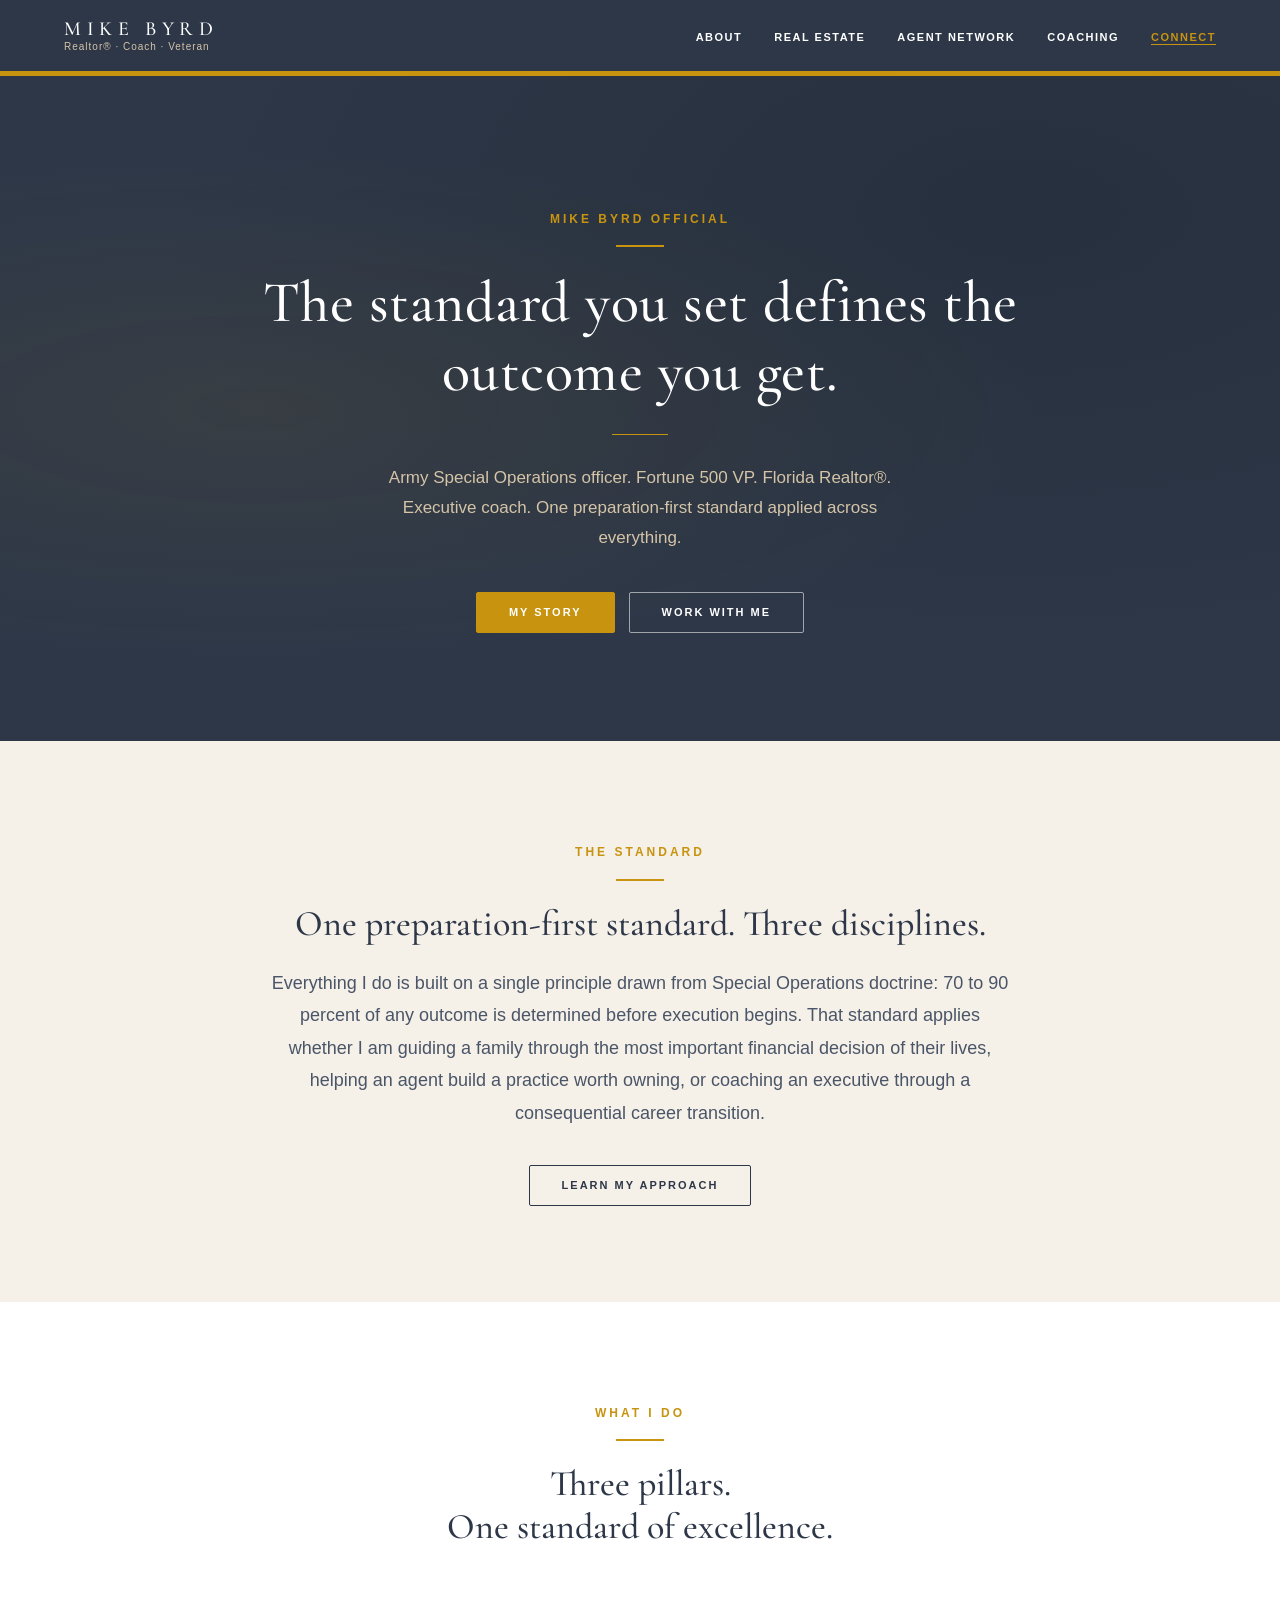
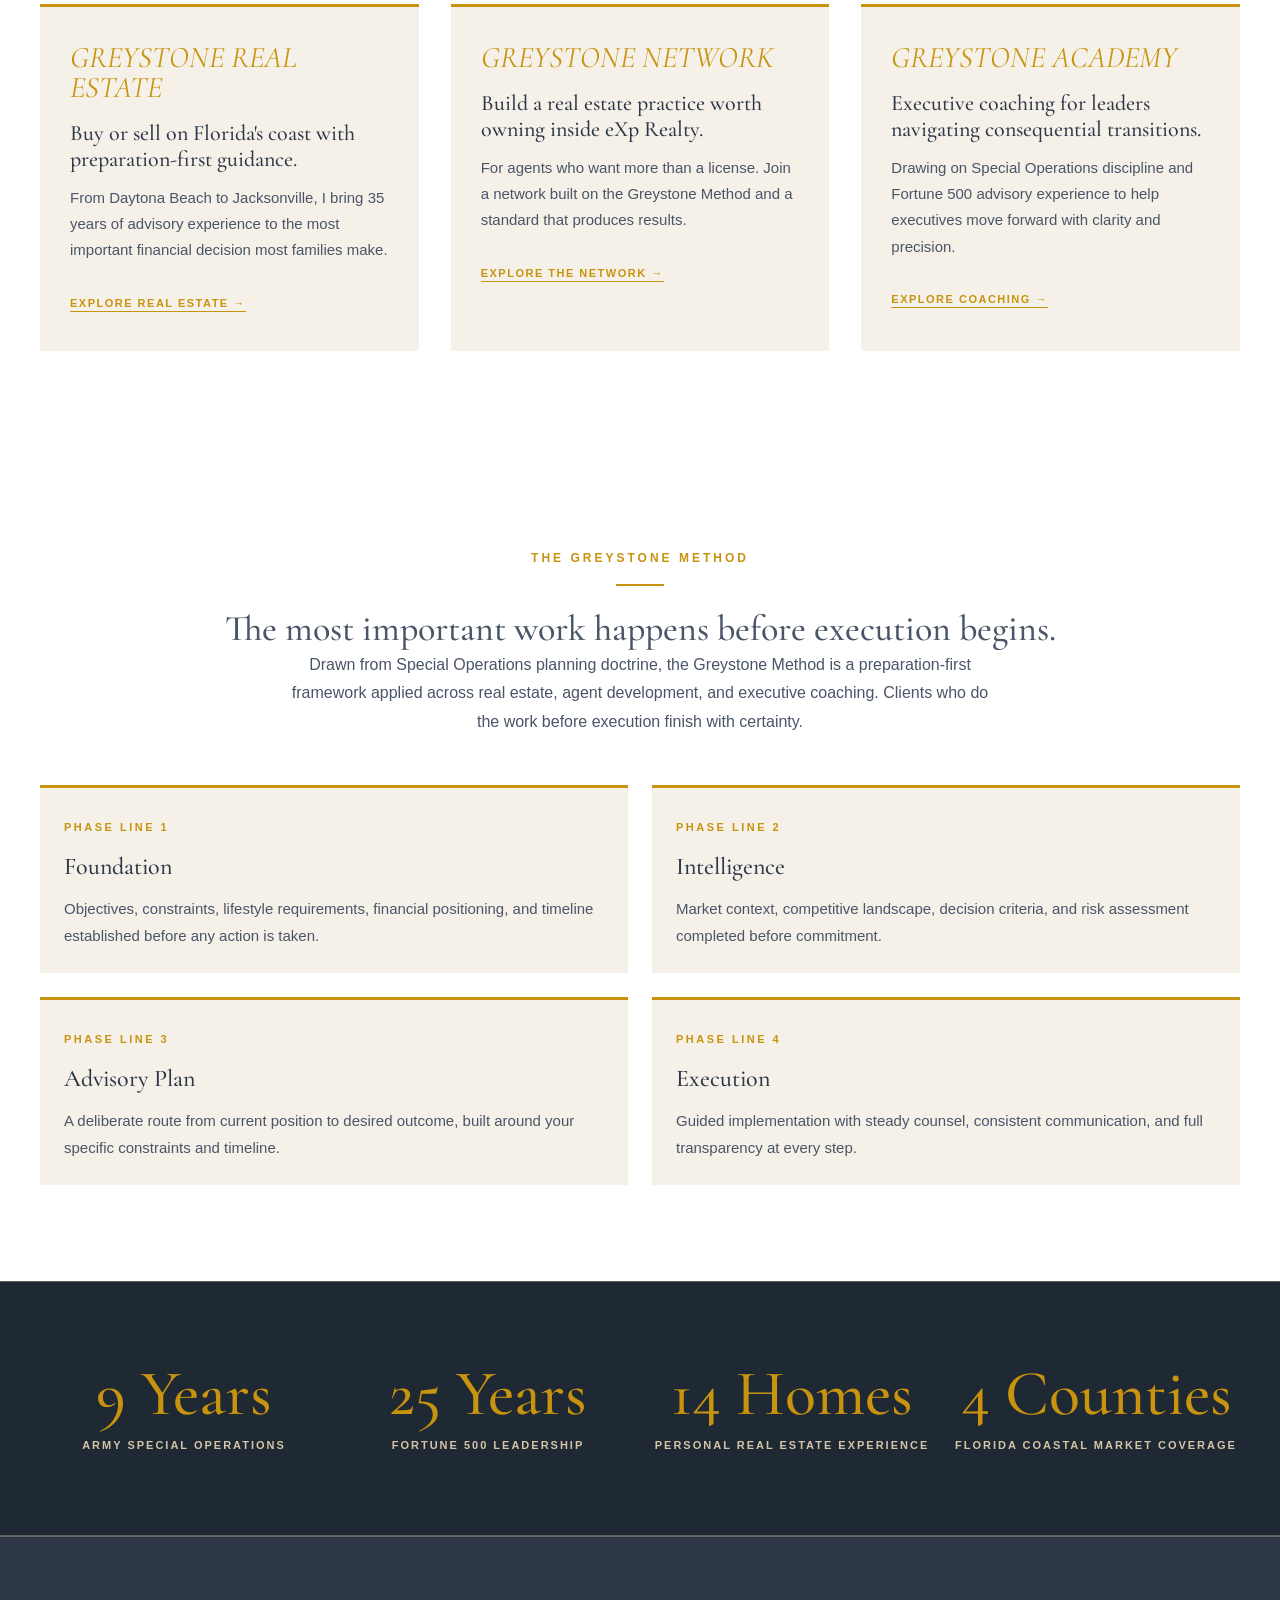
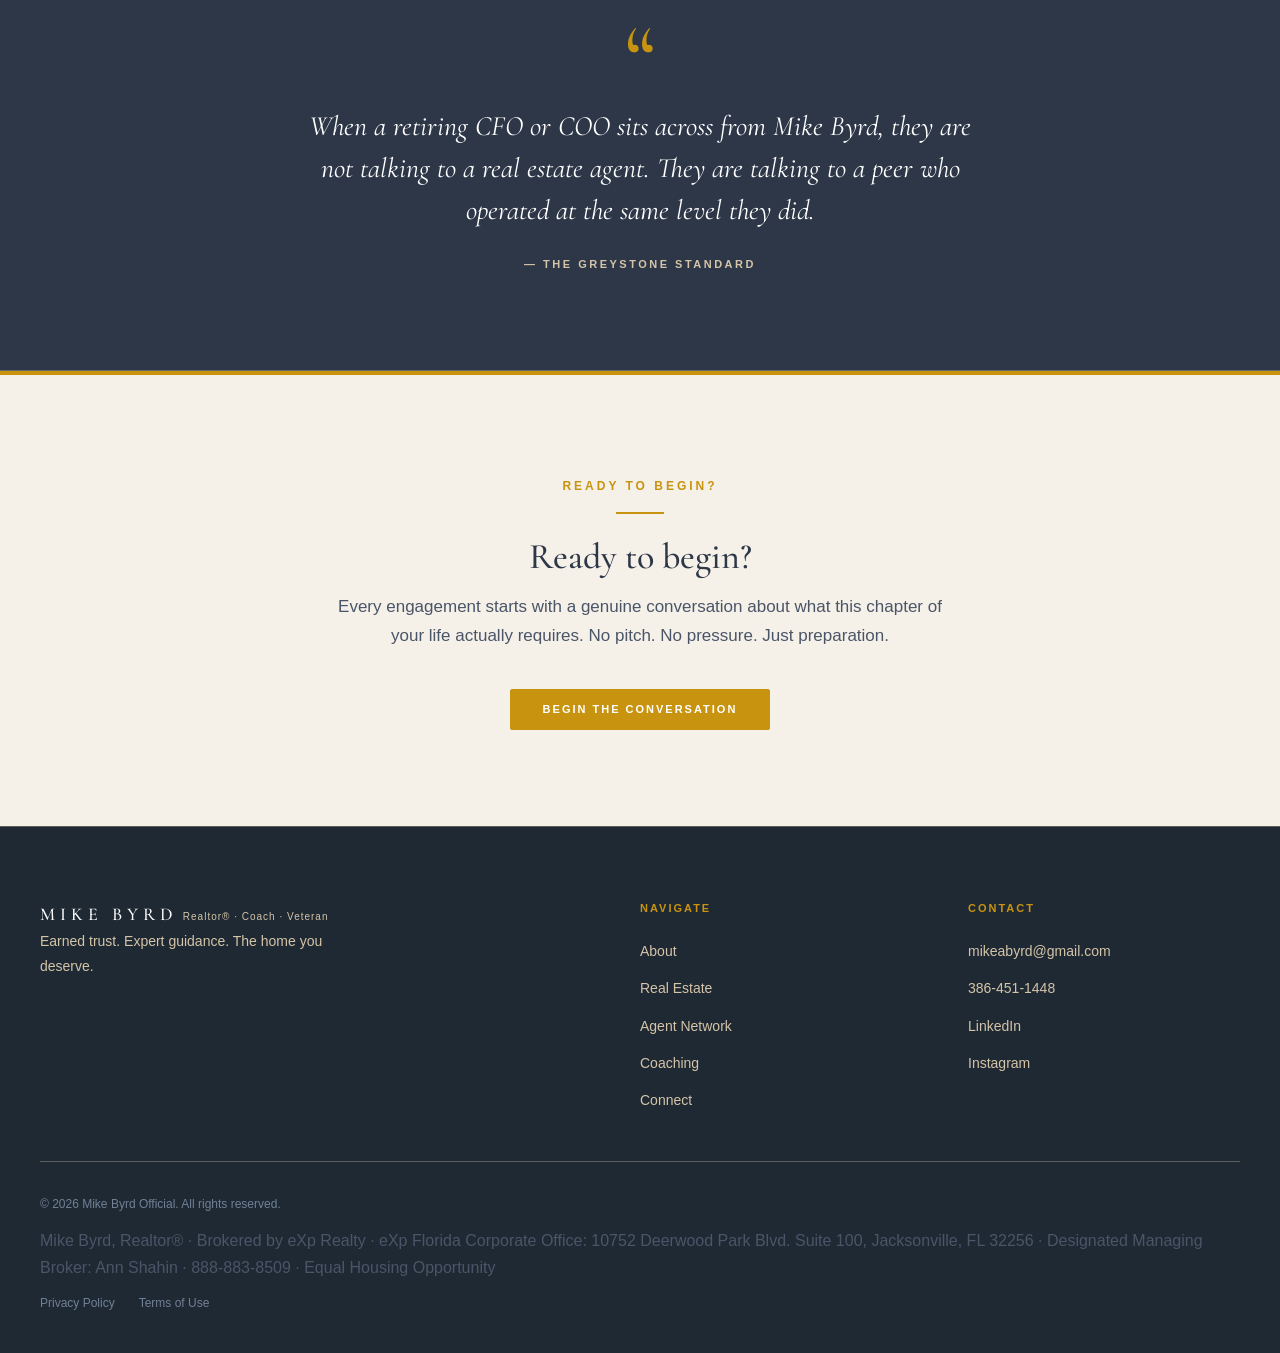
<file: index.html>
<!DOCTYPE html>
<html lang="en">
<head>
  <meta charset="UTF-8">
  <meta name="viewport" content="width=device-width, initial-scale=1.0">
  <meta name="description" content="Mike Byrd — Veteran, Realtor, and Coach helping driven individuals build lasting wealth, develop discipline, and lead with purpose.">
  <meta property="og:title" content="Mike Byrd | Realtor · Coach · Veteran">
  <meta property="og:description" content="The standard you set defines the life you live. Real estate, coaching, and agent network services by Mike Byrd.">
  <meta property="og:type" content="website">
  <title>Mike Byrd | Realtor · Coach · Veteran</title>
  <link rel="preconnect" href="https://fonts.googleapis.com">
  <link rel="preconnect" href="https://fonts.gstatic.com" crossorigin>
  <link href="https://fonts.googleapis.com/css2?family=Cormorant+Garamond:ital,wght@0,400;0,500;0,600;1,400;1,500&display=swap" rel="stylesheet">
  <link rel="stylesheet" href="styles.css">
</head>
<body>

  <!-- ===== Navigation ===== -->
  <nav class="nav" role="navigation" aria-label="Main navigation">
    <div class="nav__inner">
      <a href="index.html" class="nav__brand" aria-label="Mike Byrd — Home">
        <span class="nav__wordmark">MIKE BYRD</span>
        <span class="nav__tag">Realtor® &middot; Coach &middot; Veteran</span>
      </a>

      <button
        class="nav__burger"
        id="nav-burger"
        aria-controls="nav-links"
        aria-expanded="false"
        aria-label="Toggle navigation menu"
      >
        <span></span>
        <span></span>
        <span></span>
      </button>

      <ul class="nav__links" id="nav-links" role="list">
        <li><a href="about.html">About</a></li>
        <li><a href="#">Real Estate</a></li>
        <li><a href="#">Agent Network</a></li>
        <li><a href="#">Coaching</a></li>
        <li><a href="#connect" class="nav-cta">Connect</a></li>
      </ul>
    </div>
  </nav>

  <!-- ===== Hero ===== -->
  <section class="hero" aria-label="Hero">
    <div class="hero__inner">
      <span class="label">Mike Byrd Official</span>
      <hr class="gold-rule gold-rule--center">
      <h1>The standard you set defines the outcome you get.</h1>
      <div class="hero__rule" role="presentation"></div>
      <p class="hero__sub">
        Army Special Operations officer. Fortune 500 VP. Florida Realtor®. Executive coach. One preparation-first standard applied across everything.
      </p>
      <div class="hero__cta">
        <a href="about.html" class="btn btn--gold">My Story</a>
        <a href="#connect" class="btn btn--ghost-light">Work With Me</a>
      </div>
    </div>
  </section>

  <!-- ===== Mission / Intro ===== -->
  <section class="intro" aria-label="Mission">
    <div class="intro__inner">
      <span class="label">THE STANDARD</span>
      <hr class="gold-rule gold-rule--center">
      <h2>One preparation-first standard. Three disciplines.</h2>
      <p class="intro__body">
        Everything I do is built on a single principle drawn from Special Operations doctrine: 70 to 90 percent of any outcome is determined before execution begins. That standard applies whether I am guiding a family through the most important financial decision of their lives, helping an agent build a practice worth owning, or coaching an executive through a consequential career transition.
      </p>
      <a href="about.html" class="btn btn--ghost-dark">Learn My Approach</a>
    </div>
  </section>

  <!-- ===== Three Pillars ===== -->
  <section class="pillars" aria-label="Services">
    <div class="inner">
      <div class="pillars__header">
        <span class="label">What I Do</span>
        <hr class="gold-rule gold-rule--center">
        <h2>Three pillars.<br>One standard of excellence.</h2>
      </div>

      <div class="pillars__grid">
        <!-- Pillar I -->
        <article class="pillar">
          <div class="pillar__num">GREYSTONE REAL ESTATE</div>
          <h3>Buy or sell on Florida's coast with preparation-first guidance.</h3>
          <p>
            From Daytona Beach to Jacksonville, I bring 35 years of advisory experience to the most important financial decision most families make.
          </p>
          <a href="#" class="pillar__link">Explore Real Estate &rarr;</a>
        </article>

        <!-- Pillar II -->
        <article class="pillar">
          <div class="pillar__num">GREYSTONE NETWORK</div>
          <h3>Build a real estate practice worth owning inside eXp Realty.</h3>
          <p>
            For agents who want more than a license. Join a network built on the Greystone Method and a standard that produces results.
          </p>
          <a href="#" class="pillar__link">Explore the Network &rarr;</a>
        </article>

        <!-- Pillar III -->
        <article class="pillar">
          <div class="pillar__num">GREYSTONE ACADEMY</div>
          <h3>Executive coaching for leaders navigating consequential transitions.</h3>
          <p>
            Drawing on Special Operations discipline and Fortune 500 advisory experience to help executives move forward with clarity and precision.
          </p>
          <a href="#" class="pillar__link">Explore Coaching &rarr;</a>
        </article>
      </div>
    </div>
  </section>

  <!-- ===== Greystone Method ===== -->
  <section class="greystone" aria-label="The Greystone Method">
    <div class="inner">
      <div class="greystone__header">
        <span class="label">THE GREYSTONE METHOD</span>
        <hr class="gold-rule gold-rule--center">
        <h2>The most important work happens before execution begins.</h2>
        <p class="greystone__body">
          Drawn from Special Operations planning doctrine, the Greystone Method is a preparation-first framework applied across real estate, agent development, and executive coaching. Clients who do the work before execution finish with certainty.
        </p>
      </div>

      <div class="greystone__grid">
        <article class="greystone__card">
          <span class="greystone__phase">PHASE LINE 1</span>
          <h3>Foundation</h3>
          <p>Objectives, constraints, lifestyle requirements, financial positioning, and timeline established before any action is taken.</p>
        </article>

        <article class="greystone__card">
          <span class="greystone__phase">PHASE LINE 2</span>
          <h3>Intelligence</h3>
          <p>Market context, competitive landscape, decision criteria, and risk assessment completed before commitment.</p>
        </article>

        <article class="greystone__card">
          <span class="greystone__phase">PHASE LINE 3</span>
          <h3>Advisory Plan</h3>
          <p>A deliberate route from current position to desired outcome, built around your specific constraints and timeline.</p>
        </article>

        <article class="greystone__card">
          <span class="greystone__phase">PHASE LINE 4</span>
          <h3>Execution</h3>
          <p>Guided implementation with steady counsel, consistent communication, and full transparency at every step.</p>
        </article>
      </div>
    </div>
  </section>

  <!-- ===== By the Numbers ===== -->
  <section class="stats" aria-label="By the numbers">
    <div class="inner">
      <div class="stats__grid">
        <div class="stat">
          <div class="stat__num">9 Years</div>
          <div class="stat__lbl">Army Special Operations</div>
        </div>
        <div class="stat">
          <div class="stat__num">25 Years</div>
          <div class="stat__lbl">Fortune 500 Leadership</div>
        </div>
        <div class="stat">
          <div class="stat__num">14 Homes</div>
          <div class="stat__lbl">Personal real estate experience</div>
        </div>
        <div class="stat">
          <div class="stat__num">4 Counties</div>
          <div class="stat__lbl">Florida coastal market coverage</div>
        </div>
      </div>
    </div>
  </section>

  <!-- ===== Pull Quote ===== -->
  <section class="pullquote" aria-label="Quote">
    <div class="pullquote__inner">
      <span class="pullquote__mark" aria-hidden="true">&ldquo;</span>
      <blockquote>
        <p class="pullquote__text">
          When a retiring CFO or COO sits across from Mike Byrd, they are not talking to a real estate agent. They are talking to a peer who operated at the same level they did.
        </p>
        <footer class="pullquote__attr">&mdash; The Greystone Standard</footer>
      </blockquote>
    </div>
  </section>

  <!-- ===== CTA Band ===== -->
  <section class="cta-band" id="connect" aria-label="Call to action">
    <div class="cta-band__inner">
      <span class="label">Ready to Begin?</span>
      <hr class="gold-rule gold-rule--center">
      <h2>Ready to begin?</h2>
      <p>
        Every engagement starts with a genuine conversation about what this chapter of your life actually requires. No pitch. No pressure. Just preparation.
      </p>
      <a href="mailto:mikeabyrd@gmail.com" class="btn btn--gold">Begin the Conversation</a>
    </div>
  </section>

  <!-- ===== Footer ===== -->
  <footer class="footer" role="contentinfo">
    <div class="inner">
      <div class="footer__grid">
        <!-- Brand -->
        <div class="footer__brand">
          <span class="nav__wordmark">MIKE BYRD</span>
          <span class="nav__tag">Realtor® &middot; Coach &middot; Veteran</span>
          <p class="footer__desc">
            Earned trust. Expert guidance. The home you deserve.
          </p>
        </div>

        <!-- Navigate -->
        <div>
          <p class="footer__col-head">Navigate</p>
          <ul class="footer__links">
            <li><a href="about.html">About</a></li>
            <li><a href="#">Real Estate</a></li>
            <li><a href="#">Agent Network</a></li>
            <li><a href="#">Coaching</a></li>
            <li><a href="#connect">Connect</a></li>
          </ul>
        </div>

        <!-- Contact -->
        <div>
          <p class="footer__col-head">Contact</p>
          <ul class="footer__links">
            <li><a href="mailto:mikeabyrd@gmail.com">mikeabyrd@gmail.com</a></li>
            <li><a href="tel:3864511448">386-451-1448</a></li>
            <li><a href="#" aria-label="LinkedIn">LinkedIn</a></li>
            <li><a href="#" aria-label="Instagram">Instagram</a></li>
          </ul>
        </div>
      </div>

      <div class="footer__bottom">
        <p class="footer__copy">&copy; 2026 Mike Byrd Official. All rights reserved.</p>
        <p class="footer__compliance">Mike Byrd, Realtor® · Brokered by eXp Realty · eXp Florida Corporate Office: 10752 Deerwood Park Blvd. Suite 100, Jacksonville, FL 32256 · Designated Managing Broker: Ann Shahin · 888-883-8509 · Equal Housing Opportunity</p>
        <nav class="footer__legal" aria-label="Legal links">
          <a href="#">Privacy Policy</a>
          <a href="#">Terms of Use</a>
        </nav>
      </div>
    </div>
  </footer>

  <!-- ===== Nav JS ===== -->
  <script>
    (function () {
      var burger = document.getElementById('nav-burger');
      var links  = document.getElementById('nav-links');

      burger.addEventListener('click', function () {
        var open = links.classList.toggle('is-open');
        burger.setAttribute('aria-expanded', String(open));
      });

      links.querySelectorAll('a').forEach(function (a) {
        a.addEventListener('click', function () {
          links.classList.remove('is-open');
          burger.setAttribute('aria-expanded', 'false');
        });
      });
    })();
  </script>

</body>
</html>
</file>
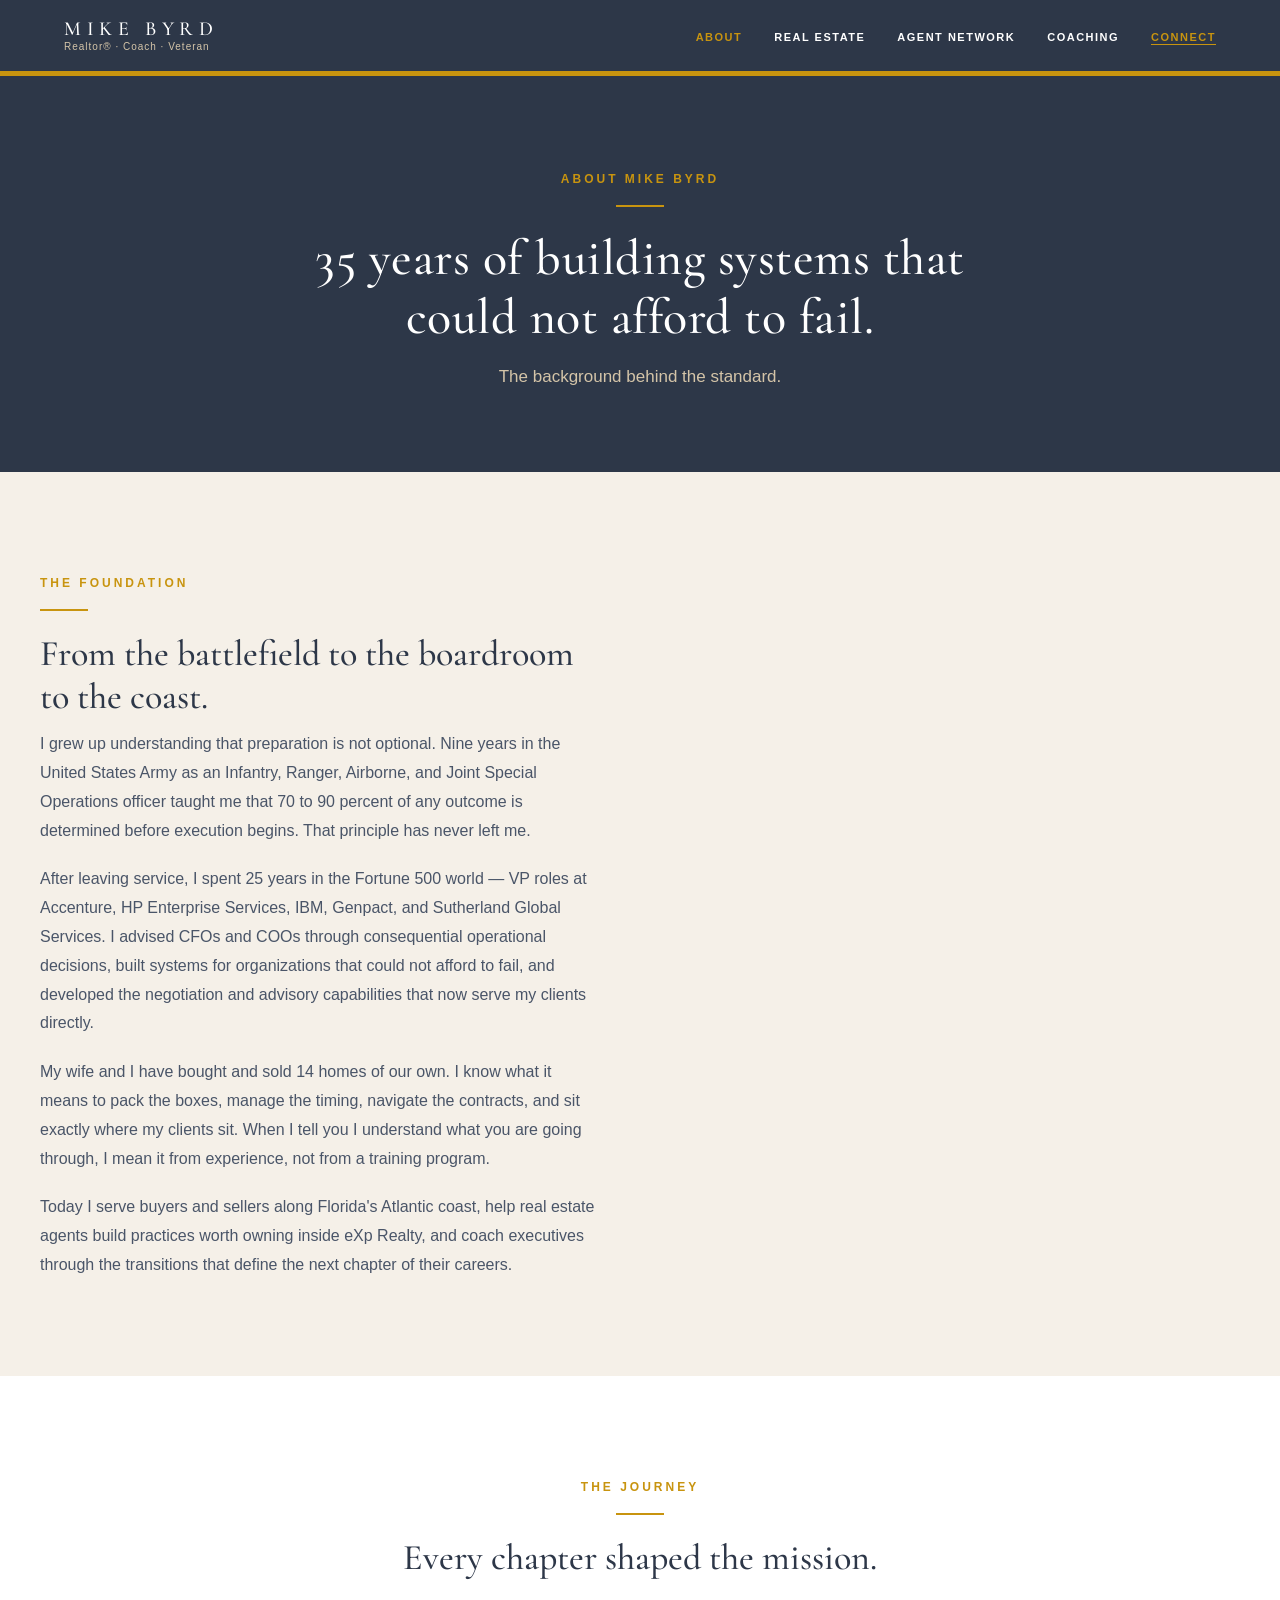
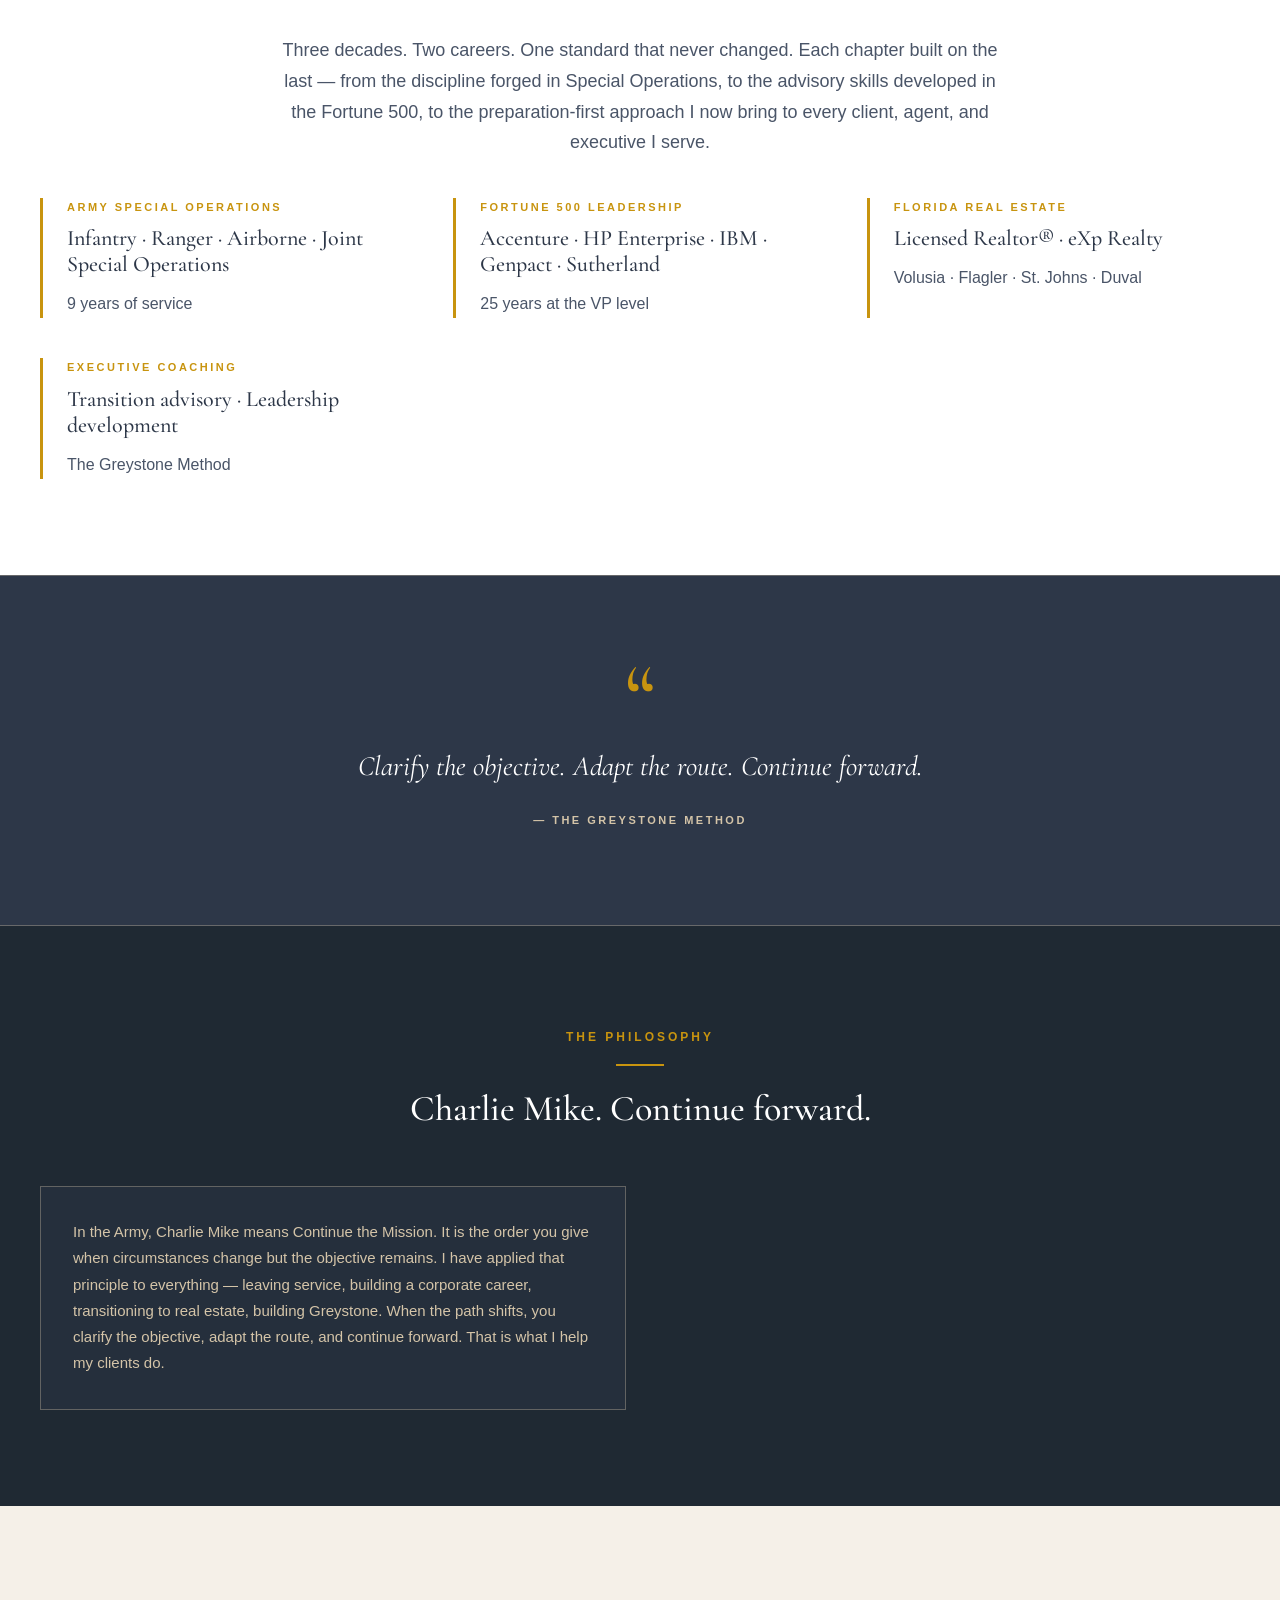
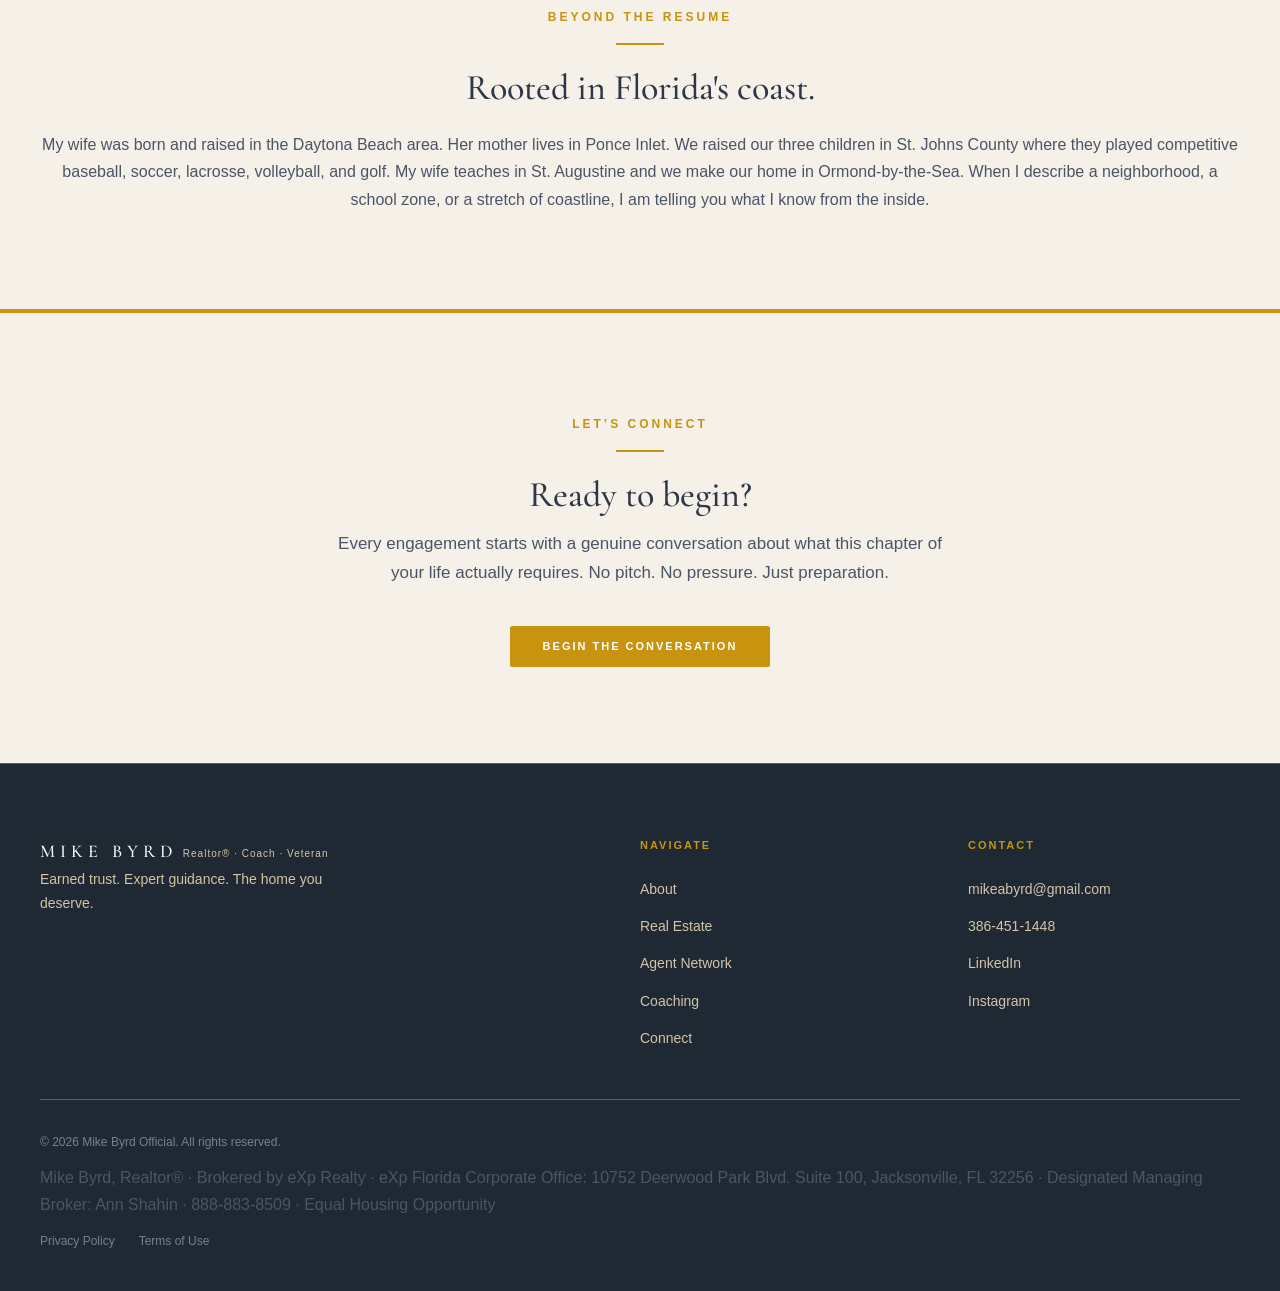
<file: about.html>
<!DOCTYPE html>
<html lang="en">
<head>
  <meta charset="UTF-8">
  <meta name="viewport" content="width=device-width, initial-scale=1.0">
  <meta name="description" content="About Mike Byrd — Veteran, Realtor, and Coach with a mission to elevate the people he serves through discipline, strategy, and integrity.">
  <meta property="og:title" content="About Mike Byrd | Realtor · Coach · Veteran">
  <meta property="og:description" content="Built by service. Driven by purpose. The story behind the standard.">
  <meta property="og:type" content="website">
  <title>About | Mike Byrd Official</title>
  <link rel="preconnect" href="https://fonts.googleapis.com">
  <link rel="preconnect" href="https://fonts.gstatic.com" crossorigin>
  <link href="https://fonts.googleapis.com/css2?family=Cormorant+Garamond:ital,wght@0,400;0,500;0,600;1,400;1,500&display=swap" rel="stylesheet">
  <link rel="stylesheet" href="styles.css">
</head>
<body>

  <!-- ===== Navigation ===== -->
  <nav class="nav" role="navigation" aria-label="Main navigation">
    <div class="nav__inner">
      <a href="index.html" class="nav__brand" aria-label="Mike Byrd — Home">
        <span class="nav__wordmark">MIKE BYRD</span>
        <span class="nav__tag">Realtor® &middot; Coach &middot; Veteran</span>
      </a>

      <button
        class="nav__burger"
        id="nav-burger"
        aria-controls="nav-links"
        aria-expanded="false"
        aria-label="Toggle navigation menu"
      >
        <span></span>
        <span></span>
        <span></span>
      </button>

      <ul class="nav__links" id="nav-links" role="list">
        <li><a href="about.html" class="active">About</a></li>
        <li><a href="#">Real Estate</a></li>
        <li><a href="#">Agent Network</a></li>
        <li><a href="#">Coaching</a></li>
        <li><a href="#connect" class="nav-cta">Connect</a></li>
      </ul>
    </div>
  </nav>

  <!-- ===== Page Hero ===== -->
  <section class="page-hero" aria-label="About Mike Byrd">
    <div class="page-hero__inner">
      <span class="label">About Mike Byrd</span>
      <hr class="gold-rule gold-rule--center">
      <h1>35 years of building systems that could not afford to fail.</h1>
      <p class="page-hero__sub">The background behind the standard.</p>
    </div>
  </section>

  <!-- ===== Origin Story ===== -->
  <section class="about-story" aria-label="Origin story">
    <div class="inner">
      <div class="about-story__grid">

        <div class="about-story__text">
          <span class="label">THE FOUNDATION</span>
          <hr class="gold-rule">
          <h2>From the battlefield to the boardroom to the coast.</h2>
          <p>
            I grew up understanding that preparation is not optional. Nine years in the United States Army as an Infantry, Ranger, Airborne, and Joint Special Operations officer taught me that 70 to 90 percent of any outcome is determined before execution begins. That principle has never left me.
          </p>
          <p>
            After leaving service, I spent 25 years in the Fortune 500 world — VP roles at Accenture, HP Enterprise Services, IBM, Genpact, and Sutherland Global Services. I advised CFOs and COOs through consequential operational decisions, built systems for organizations that could not afford to fail, and developed the negotiation and advisory capabilities that now serve my clients directly.
          </p>
          <p>
            My wife and I have bought and sold 14 homes of our own. I know what it means to pack the boxes, manage the timing, navigate the contracts, and sit exactly where my clients sit. When I tell you I understand what you are going through, I mean it from experience, not from a training program.
          </p>
          <p>
            Today I serve buyers and sellers along Florida's Atlantic coast, help real estate agents build practices worth owning inside eXp Realty, and coach executives through the transitions that define the next chapter of their careers.
          </p>
        </div>

      </div>
    </div>
  </section>

  <!-- ===== Credentials ===== -->
  <section class="milestones" aria-label="Career milestones">
    <div class="inner">
      <div class="milestones__header">
        <span class="label">The Journey</span>
        <hr class="gold-rule gold-rule--center">
        <h2>Every chapter shaped the mission.</h2>
      </div>
      <p class="milestones__intro">
        Three decades. Two careers. One standard that never changed. Each chapter built on the last — from the discipline forged in Special Operations, to the advisory skills developed in the Fortune 500, to the preparation-first approach I now bring to every client, agent, and executive I serve.
      </p>

      <div class="milestones__grid">
        <article class="milestone">
          <div class="milestone__chapter">ARMY SPECIAL OPERATIONS</div>
          <h3>Infantry · Ranger · Airborne · Joint Special Operations</h3>
          <p>9 years of service</p>
        </article>

        <article class="milestone">
          <div class="milestone__chapter">FORTUNE 500 LEADERSHIP</div>
          <h3>Accenture · HP Enterprise · IBM · Genpact · Sutherland</h3>
          <p>25 years at the VP level</p>
        </article>

        <article class="milestone">
          <div class="milestone__chapter">FLORIDA REAL ESTATE</div>
          <h3>Licensed Realtor® · eXp Realty</h3>
          <p>Volusia · Flagler · St. Johns · Duval</p>
        </article>

        <article class="milestone">
          <div class="milestone__chapter">EXECUTIVE COACHING</div>
          <h3>Transition advisory · Leadership development</h3>
          <p>The Greystone Method</p>
        </article>
      </div>
    </div>
  </section>

  <!-- ===== Pull Quote ===== -->
  <section class="pullquote" aria-label="Quote">
    <div class="pullquote__inner">
      <span class="pullquote__mark" aria-hidden="true">&ldquo;</span>
      <blockquote>
        <p class="pullquote__text">
          Clarify the objective. Adapt the route. Continue forward.
        </p>
        <footer class="pullquote__attr">&mdash; The Greystone Method</footer>
      </blockquote>
    </div>
  </section>

  <!-- ===== Charlie Mike ===== -->
  <section class="values" aria-label="Philosophy" style="background-color: #1F2933; color: #ffffff;">
    <div class="inner">
      <div class="values__header">
        <span class="label">THE PHILOSOPHY</span>
        <hr class="gold-rule gold-rule--center">
        <h2>Charlie Mike. Continue forward.</h2>
      </div>

      <div class="values__grid">
        <article class="value">
          <p>
            In the Army, Charlie Mike means Continue the Mission. It is the order you give when circumstances change but the objective remains. I have applied that principle to everything — leaving service, building a corporate career, transitioning to real estate, building Greystone. When the path shifts, you clarify the objective, adapt the route, and continue forward. That is what I help my clients do.
          </p>
        </article>
      </div>
    </div>
  </section>

  <!-- ===== Personal / Florida ===== -->
  <section class="intro" aria-label="Personal Florida background">
    <div class="inner">
      <span class="label">BEYOND THE RESUME</span>
      <hr class="gold-rule gold-rule--center">
      <h2>Rooted in Florida's coast.</h2>
      <p>
        My wife was born and raised in the Daytona Beach area. Her mother lives in Ponce Inlet. We raised our three children in St. Johns County where they played competitive baseball, soccer, lacrosse, volleyball, and golf. My wife teaches in St. Augustine and we make our home in Ormond-by-the-Sea. When I describe a neighborhood, a school zone, or a stretch of coastline, I am telling you what I know from the inside.
      </p>
    </div>
  </section>

  <!-- ===== CTA Band ===== -->
  <section class="cta-band" id="connect" aria-label="Call to action">
    <div class="cta-band__inner">
      <span class="label">Let&rsquo;s Connect</span>
      <hr class="gold-rule gold-rule--center">
      <h2>Ready to begin?</h2>
      <p>
        Every engagement starts with a genuine conversation about what this chapter of your life actually requires. No pitch. No pressure. Just preparation.
      </p>
      <a href="connect.html" class="btn btn--gold">Begin the Conversation</a>
    </div>
  </section>

  <!-- ===== Footer ===== -->
  <footer class="footer" role="contentinfo">
    <div class="inner">
      <div class="footer__grid">
        <!-- Brand -->
        <div class="footer__brand">
          <span class="nav__wordmark">MIKE BYRD</span>
          <span class="nav__tag">Realtor® &middot; Coach &middot; Veteran</span>
          <p class="footer__desc">
            Earned trust. Expert guidance. The home you deserve.
          </p>
        </div>

        <!-- Navigate -->
        <div>
          <p class="footer__col-head">Navigate</p>
          <ul class="footer__links">
            <li><a href="about.html">About</a></li>
            <li><a href="#">Real Estate</a></li>
            <li><a href="#">Agent Network</a></li>
            <li><a href="#">Coaching</a></li>
            <li><a href="#connect">Connect</a></li>
          </ul>
        </div>

        <!-- Contact -->
        <div>
          <p class="footer__col-head">Contact</p>
          <ul class="footer__links">
            <li><a href="mailto:mikeabyrd@gmail.com">mikeabyrd@gmail.com</a></li>
            <li><a href="tel:3864511448">386-451-1448</a></li>
            <li><a href="#" aria-label="LinkedIn">LinkedIn</a></li>
            <li><a href="#" aria-label="Instagram">Instagram</a></li>
          </ul>
        </div>
      </div>

      <div class="footer__bottom">
        <p class="footer__copy">&copy; 2026 Mike Byrd Official. All rights reserved.</p>
        <p class="footer__compliance">Mike Byrd, Realtor® · Brokered by eXp Realty · eXp Florida Corporate Office: 10752 Deerwood Park Blvd. Suite 100, Jacksonville, FL 32256 · Designated Managing Broker: Ann Shahin · 888-883-8509 · Equal Housing Opportunity</p>
        <nav class="footer__legal" aria-label="Legal links">
          <a href="#">Privacy Policy</a>
          <a href="#">Terms of Use</a>
        </nav>
      </div>
    </div>
  </footer>

  <!-- ===== Nav JS ===== -->
  <script>
    (function () {
      var burger = document.getElementById('nav-burger');
      var links  = document.getElementById('nav-links');

      burger.addEventListener('click', function () {
        var open = links.classList.toggle('is-open');
        burger.setAttribute('aria-expanded', String(open));
      });

      links.querySelectorAll('a').forEach(function (a) {
        a.addEventListener('click', function () {
          links.classList.remove('is-open');
          burger.setAttribute('aria-expanded', 'false');
        });
      });
    })();
  </script>

</body>
</html>
</file>
<file: styles.css>
/* =====================================================
   MIKE BYRD OFFICIAL — styles.css
   ===================================================== */

@import url('https://fonts.googleapis.com/css2?family=Cormorant+Garamond:ital,wght@0,400;0,500;0,600;1,400;1,500&display=swap');

/* ===== Variables ===== */
:root {
  --slate:      #2D3748;
  --charcoal:   #1F2933;
  --gold:       #C8940F;
  --sand:       #D4C4A8;
  --parchment:  #F5F0E8;
  --white:      #FFFFFF;
  --body-text:  #4A5568;
  --subtext:    #718096;
  --border-dk:  rgba(212, 196, 168, 0.35);

  --serif: 'Cormorant Garamond', Georgia, serif;
  --sans:  Arial, sans-serif;

  --nav-h:   72px;
  --max-w:   1200px;
  --pad-sec: 96px 24px;
}

/* ===== Reset ===== */
*, *::before, *::after {
  box-sizing: border-box;
  margin: 0;
  padding: 0;
}

html { scroll-behavior: smooth; }

body {
  font-family: var(--sans);
  font-size: 16px;
  line-height: 1.7;
  color: var(--body-text);
  background: var(--white);
  -webkit-font-smoothing: antialiased;
  -moz-osx-font-smoothing: grayscale;
}

img { display: block; max-width: 100%; }

a { color: inherit; }

::selection {
  background: var(--gold);
  color: var(--white);
}

/* ===== Typography ===== */
h1, h2, h3 {
  font-family: var(--serif);
  font-weight: 500;
  line-height: 1.18;
}

h1 { font-size: 52px; letter-spacing: 0.5px; }
h2 { font-size: 36px; }
h3 { font-size: 26px; }

/* Small-caps label */
.label {
  display: inline-block;
  font-family: var(--sans);
  font-size: 12px;
  font-weight: 700;
  letter-spacing: 3px;
  text-transform: uppercase;
  color: var(--gold);
}

/* Gold rule */
.gold-rule {
  width: 48px;
  height: 2px;
  background: var(--gold);
  margin: 14px 0 22px;
  border: none;
}
.gold-rule--center { margin: 14px auto 22px; }

/* Inner container */
.inner {
  max-width: var(--max-w);
  margin: 0 auto;
}

/* ===== Buttons ===== */
.btn {
  display: inline-block;
  font-family: var(--sans);
  font-size: 11px;
  font-weight: 700;
  letter-spacing: 2px;
  text-transform: uppercase;
  text-decoration: none;
  padding: 14px 32px;
  border-radius: 2px;
  cursor: pointer;
  transition: background 0.18s, color 0.18s, border-color 0.18s, opacity 0.18s;
  border: 1px solid transparent;
  line-height: 1;
}

.btn--gold {
  background: var(--gold);
  color: var(--white);
  border-color: var(--gold);
}
.btn--gold:hover { background: #a87b0b; border-color: #a87b0b; }

.btn--ghost-light {
  background: transparent;
  color: var(--white);
  border-color: rgba(255, 255, 255, 0.55);
}
.btn--ghost-light:hover { border-color: var(--gold); color: var(--gold); }

.btn--ghost-dark {
  background: transparent;
  color: var(--slate);
  border-color: var(--slate);
}
.btn--ghost-dark:hover { background: var(--slate); color: var(--white); }

/* ===== Navigation ===== */
.nav {
  position: sticky;
  top: 0;
  z-index: 900;
  background: var(--slate);
  border-bottom: 1px solid var(--gold);
  height: var(--nav-h);
}

.nav__inner {
  max-width: var(--max-w);
  margin: 0 auto;
  padding: 0 24px;
  height: 100%;
  display: flex;
  align-items: center;
  justify-content: space-between;
}

.nav__brand {
  text-decoration: none;
  display: flex;
  flex-direction: column;
  gap: 3px;
  line-height: 1;
  flex-shrink: 0;
}

.nav__wordmark {
  font-family: var(--serif);
  font-size: 20px;
  font-weight: 500;
  letter-spacing: 0.28em;
  color: var(--white);
}

.nav__tag {
  font-family: var(--sans);
  font-size: 10px;
  color: var(--sand);
  letter-spacing: 1px;
}

.nav__links {
  display: flex;
  align-items: center;
  gap: 32px;
  list-style: none;
}

.nav__links a {
  font-family: var(--sans);
  font-size: 11px;
  font-weight: 700;
  letter-spacing: 1.5px;
  text-transform: uppercase;
  color: var(--white);
  text-decoration: none;
  transition: color 0.18s;
  white-space: nowrap;
}

.nav__links a:hover,
.nav__links a.active { color: var(--gold); }

.nav__links .nav-cta {
  color: var(--gold);
  border-bottom: 1px solid var(--gold);
  padding-bottom: 1px;
}
.nav__links .nav-cta:hover { opacity: 0.75; }

/* Hamburger */
.nav__burger {
  display: none;
  flex-direction: column;
  justify-content: center;
  gap: 5px;
  width: 36px;
  height: 36px;
  background: none;
  border: none;
  cursor: pointer;
  padding: 4px;
  flex-shrink: 0;
}

.nav__burger span {
  display: block;
  width: 22px;
  height: 2px;
  background: var(--white);
  transition: transform 0.25s, opacity 0.25s;
  transform-origin: center;
}

.nav__burger[aria-expanded="true"] span:nth-child(1) { transform: translateY(7px) rotate(45deg); }
.nav__burger[aria-expanded="true"] span:nth-child(2) { opacity: 0; transform: scaleX(0); }
.nav__burger[aria-expanded="true"] span:nth-child(3) { transform: translateY(-7px) rotate(-45deg); }

/* ===== Hero ===== */
.hero {
  background: var(--slate);
  border-top: 4px solid var(--gold);
  padding: 128px 24px 108px;
  text-align: center;
  position: relative;
  overflow: hidden;
}

.hero::before {
  content: '';
  position: absolute;
  inset: 0;
  background:
    radial-gradient(ellipse at 20% 50%, rgba(200,148,15,0.07) 0%, transparent 55%),
    radial-gradient(ellipse at 80% 20%, rgba(31,41,51,0.5) 0%, transparent 60%);
  pointer-events: none;
}

.hero__inner {
  position: relative;
  max-width: 840px;
  margin: 0 auto;
}

.hero h1 {
  color: var(--white);
  font-size: clamp(36px, 5vw, 58px);
  margin-bottom: 16px;
}

.hero__rule {
  width: 56px;
  height: 1px;
  background: var(--gold);
  margin: 28px auto;
}

.hero__sub {
  font-size: 17px;
  color: var(--sand);
  line-height: 1.75;
  max-width: 560px;
  margin: 0 auto 40px;
}

.hero__cta {
  display: flex;
  gap: 14px;
  justify-content: center;
  flex-wrap: wrap;
}

/* ===== Intro / Mission ===== */
.intro {
  background: var(--parchment);
  padding: var(--pad-sec);
  text-align: center;
}

.intro__inner {
  max-width: 740px;
  margin: 0 auto;
}

.intro h2 { color: var(--slate); margin-bottom: 22px; }

.intro__body {
  font-size: 18px;
  color: var(--body-text);
  line-height: 1.8;
  margin-bottom: 36px;
}

/* ===== Pillars ===== */
.pillars {
  background: var(--white);
  padding: var(--pad-sec);
}

.pillars__header {
  text-align: center;
  margin-bottom: 56px;
}

.pillars__header h2 { color: var(--slate); }

.milestones__intro {
  font-family: Arial, sans-serif;
  font-size: 18px;
  color: #4A5568;
  max-width: 720px;
  margin: 0 auto 40px;
  text-align: center;
}

.pillars__grid {
  display: grid;
  grid-template-columns: repeat(3, 1fr);
  gap: 32px;
}

.pillar {
  background: var(--parchment);
  border-top: 3px solid var(--gold);
  padding: 36px 30px;
  break-inside: avoid;
  page-break-inside: avoid;
  overflow: hidden;
}

.pillar__num {
  font-family: var(--serif);
  font-size: 30px;
  font-style: italic;
  color: var(--gold);
  line-height: 1;
  margin-bottom: 18px;
}

.pillar h3 {
  font-family: var(--serif);
  font-size: 22px;
  color: var(--slate);
  margin-bottom: 12px;
}

.pillar p {
  font-size: 15px;
  color: var(--body-text);
  line-height: 1.75;
  margin-bottom: 24px;
}

.pillar__link {
  font-family: var(--sans);
  font-size: 11px;
  font-weight: 700;
  letter-spacing: 1.5px;
  text-transform: uppercase;
  color: var(--gold);
  text-decoration: none;
  border-bottom: 1px solid var(--gold);
  padding-bottom: 2px;
  transition: opacity 0.18s;
}
.pillar__link:hover { opacity: 0.65; }

/* ===== Greystone Method ===== */
.greystone {
  background: var(--white);
  padding: var(--pad-sec);
}

.greystone__header {
  text-align: center;
  margin-bottom: 48px;
}

.greystone__body {
  max-width: 720px;
  margin: 0 auto;
  font-family: Arial, sans-serif;
  font-size: 16px;
  color: #4A5568;
  line-height: 1.8;
}

.greystone__grid {
  display: grid;
  grid-template-columns: repeat(2, 1fr);
  gap: 24px;
}

.greystone__card {
  background: var(--parchment);
  border-top: 3px solid var(--gold);
  padding: 24px;
}

.greystone__phase {
  display: inline-block;
  font-family: Arial, sans-serif;
  font-size: 11px;
  font-weight: 700;
  letter-spacing: 2.5px;
  text-transform: uppercase;
  color: var(--gold);
  margin-bottom: 16px;
}

.greystone__card h3 {
  font-family: var(--serif);
  font-size: 24px;
  color: var(--slate);
  margin-bottom: 14px;
}

.greystone__card p {
  font-family: Arial, sans-serif;
  font-size: 15px;
  color: #4A5568;
  line-height: 1.8;
}

/* ===== Stats ===== */
.stats {
  background: var(--charcoal);
  padding: 80px 24px;
  border-top: 1px solid var(--border-dk);
  border-bottom: 1px solid var(--border-dk);
}

.stats__grid {
  display: grid;
  grid-template-columns: repeat(4, 1fr);
  gap: 16px;
  text-align: center;
}

.stat__num {
  font-family: var(--serif);
  font-size: 64px;
  font-weight: 500;
  color: var(--gold);
  line-height: 1;
  margin-bottom: 10px;
}

.stat__lbl {
  font-family: var(--sans);
  font-size: 11px;
  font-weight: 700;
  letter-spacing: 2px;
  text-transform: uppercase;
  color: var(--sand);
}

/* ===== Pullquote ===== */
.pullquote {
  background: var(--slate);
  padding: var(--pad-sec);
  text-align: center;
  border-top: 1px solid var(--border-dk);
  border-bottom: 1px solid var(--border-dk);
}

.pullquote__inner { max-width: 700px; margin: 0 auto; }

.pullquote__mark {
  display: block;
  font-family: var(--serif);
  font-size: 96px;
  color: var(--gold);
  line-height: 0.55;
  margin-bottom: 20px;
}

.pullquote__text {
  font-family: var(--serif);
  font-size: 28px;
  font-style: italic;
  color: var(--white);
  line-height: 1.5;
  margin-bottom: 24px;
}

.pullquote__attr {
  font-family: var(--sans);
  font-size: 11px;
  font-weight: 700;
  letter-spacing: 2.5px;
  text-transform: uppercase;
  color: var(--sand);
}

/* ===== CTA Band ===== */
.cta-band {
  background: var(--parchment);
  padding: var(--pad-sec);
  text-align: center;
  border-top: 4px solid var(--gold);
}

.cta-band__inner { max-width: 620px; margin: 0 auto; }

.cta-band h2 { color: var(--slate); margin-bottom: 14px; }

.cta-band p {
  color: var(--body-text);
  font-size: 17px;
  margin-bottom: 38px;
}

/* ===== Footer ===== */
.footer {
  background: var(--charcoal);
  padding: 72px 24px 40px;
  border-top: 1px solid var(--border-dk);
}

.footer__grid {
  display: grid;
  grid-template-columns: 2fr 1fr 1fr;
  gap: 56px;
  padding-bottom: 48px;
  border-bottom: 1px solid var(--border-dk);
  margin-bottom: 32px;
}

.footer__brand .nav__wordmark { font-size: 18px; margin-bottom: 6px; }
.footer__brand .nav__tag { margin-bottom: 20px; }

.footer__desc {
  font-size: 14px;
  color: var(--sand);
  line-height: 1.75;
  max-width: 300px;
}

.footer__col-head {
  font-family: var(--sans);
  font-size: 11px;
  font-weight: 700;
  letter-spacing: 2px;
  text-transform: uppercase;
  color: var(--gold);
  margin-bottom: 20px;
}

.footer__links {
  list-style: none;
  display: flex;
  flex-direction: column;
  gap: 10px;
}

.footer__links a {
  font-size: 14px;
  color: var(--sand);
  text-decoration: none;
  transition: color 0.18s;
}
.footer__links a:hover { color: var(--white); }

.footer__bottom {
  display: flex;
  justify-content: space-between;
  align-items: center;
  flex-wrap: wrap;
  gap: 12px;
}

.footer__copy { font-size: 12px; color: var(--subtext); }

.footer__legal { display: flex; gap: 24px; }
.footer__legal a {
  font-size: 12px;
  color: var(--subtext);
  text-decoration: none;
  transition: color 0.18s;
}
.footer__legal a:hover { color: var(--sand); }

/* ===== About — Page Hero ===== */
.page-hero {
  background: var(--slate);
  border-top: 4px solid var(--gold);
  padding: 88px 24px 80px;
  text-align: center;
}

.page-hero__inner { max-width: 680px; margin: 0 auto; }

.page-hero h1 {
  color: var(--white);
  font-size: clamp(34px, 4.5vw, 50px);
  margin-bottom: 16px;
}

.page-hero__sub {
  font-size: 17px;
  color: var(--sand);
}

/* ===== About — Story ===== */
.about-story {
  background: var(--parchment);
  padding: var(--pad-sec);
}

.about-story__grid {
  display: grid;
  grid-template-columns: 1fr 1fr;
  gap: 80px;
  align-items: start;
}

.about-story__text h2 { color: var(--slate); margin-bottom: 12px; }

.about-story__text p {
  color: var(--body-text);
  line-height: 1.8;
  margin-bottom: 20px;
}
.about-story__text p:last-child { margin-bottom: 0; }

.about-panel {
  background: var(--slate);
  border-top: 4px solid var(--gold);
  padding: 44px 40px;
}

.about-panel__mark {
  display: block;
  font-family: var(--serif);
  font-size: 80px;
  color: var(--gold);
  line-height: 0.55;
  margin-bottom: 20px;
}

.about-panel__quote {
  font-family: var(--serif);
  font-size: 24px;
  font-style: italic;
  color: var(--white);
  line-height: 1.55;
  margin-bottom: 28px;
}

.about-panel__attr {
  font-family: var(--sans);
  font-size: 11px;
  font-weight: 700;
  letter-spacing: 2.5px;
  text-transform: uppercase;
  color: var(--sand);
}

/* ===== About — Milestones ===== */
.milestones {
  background: var(--white);
  padding: var(--pad-sec);
}

.milestones__header {
  text-align: center;
  margin-bottom: 56px;
}

.milestones__header h2 { color: var(--slate); }

.milestones__grid {
  display: grid;
  grid-template-columns: repeat(3, 1fr);
  gap: 40px;
}

.milestone {
  border-left: 3px solid var(--gold);
  padding-left: 24px;
}

.milestone__chapter {
  font-family: Arial, sans-serif;
  font-size: 11px;
  font-weight: bold;
  letter-spacing: 2.5px;
  text-transform: uppercase;
  color: #C8940F;
  margin-bottom: 10px;
}

.milestone h3 {
  color: var(--slate);
  font-size: 22px;
  margin-bottom: 12px;
}

.milestone p {
  font-size: 16px;
  color: var(--body-text);
  line-height: 1.75;
}

/* ===== About — Values ===== */
.values {
  background: var(--charcoal);
  padding: var(--pad-sec);
}

.values__header {
  text-align: center;
  margin-bottom: 56px;
}

.values__header h2 { color: var(--white); }

.values__grid {
  display: grid;
  grid-template-columns: repeat(2, 1fr);
  gap: 28px;
}

.value {
  padding: 32px;
  border: 1px solid var(--border-dk);
  background: rgba(45, 55, 72, 0.45);
}

.value h3 {
  color: var(--gold);
  font-size: 22px;
  margin-bottom: 12px;
}

.value p {
  font-size: 15px;
  color: var(--sand);
  line-height: 1.75;
}

/* ===== Responsive ===== */
@media (max-width: 900px) {
  .nav__links { gap: 20px; }

  .pillars__grid { grid-template-columns: 1fr 1fr; }

  .stats__grid { grid-template-columns: repeat(2, 1fr); gap: 40px; }

  .footer__grid {
    grid-template-columns: 1fr 1fr;
    gap: 40px;
  }
  .footer__grid > *:first-child { grid-column: 1 / -1; }

  .about-story__grid { grid-template-columns: 1fr; gap: 48px; }

  .milestones__grid { grid-template-columns: 1fr 1fr; }
}

@media (max-width: 768px) {
  .nav__burger { display: flex; }

  .nav__links {
    position: absolute;
    top: var(--nav-h);
    left: 0;
    right: 0;
    background: var(--charcoal);
    flex-direction: column;
    align-items: stretch;
    gap: 0;
    list-style: none;
    max-height: 0;
    overflow: hidden;
    transition: max-height 0.3s ease;
    border-bottom: 1px solid var(--border-dk);
  }

  .nav__links.is-open { max-height: 420px; }

  .nav__links li { border-bottom: 1px solid var(--border-dk); }

  .nav__links a {
    display: block;
    padding: 18px 24px;
  }

  .nav__links .nav-cta {
    border-bottom: none;
    padding-bottom: 18px;
  }
}

@media (max-width: 640px) {
  :root { --pad-sec: 72px 20px; }

  h1 { font-size: 36px; }
  h2 { font-size: 28px; }

  .hero { padding: 88px 20px 72px; }

  .pillars__grid { grid-template-columns: 1fr; }

  .greystone__grid { grid-template-columns: 1fr; }

  .stats__grid { grid-template-columns: repeat(2, 1fr); }

  .values__grid { grid-template-columns: 1fr; }

  .milestones__grid { grid-template-columns: 1fr; }

  .footer__grid { grid-template-columns: 1fr; }

  .footer__bottom { flex-direction: column; text-align: center; }

  .pullquote__text { font-size: 22px; }

  .about-panel { padding: 36px 28px; }
  .about-panel__quote { font-size: 20px; }
}
</file>
